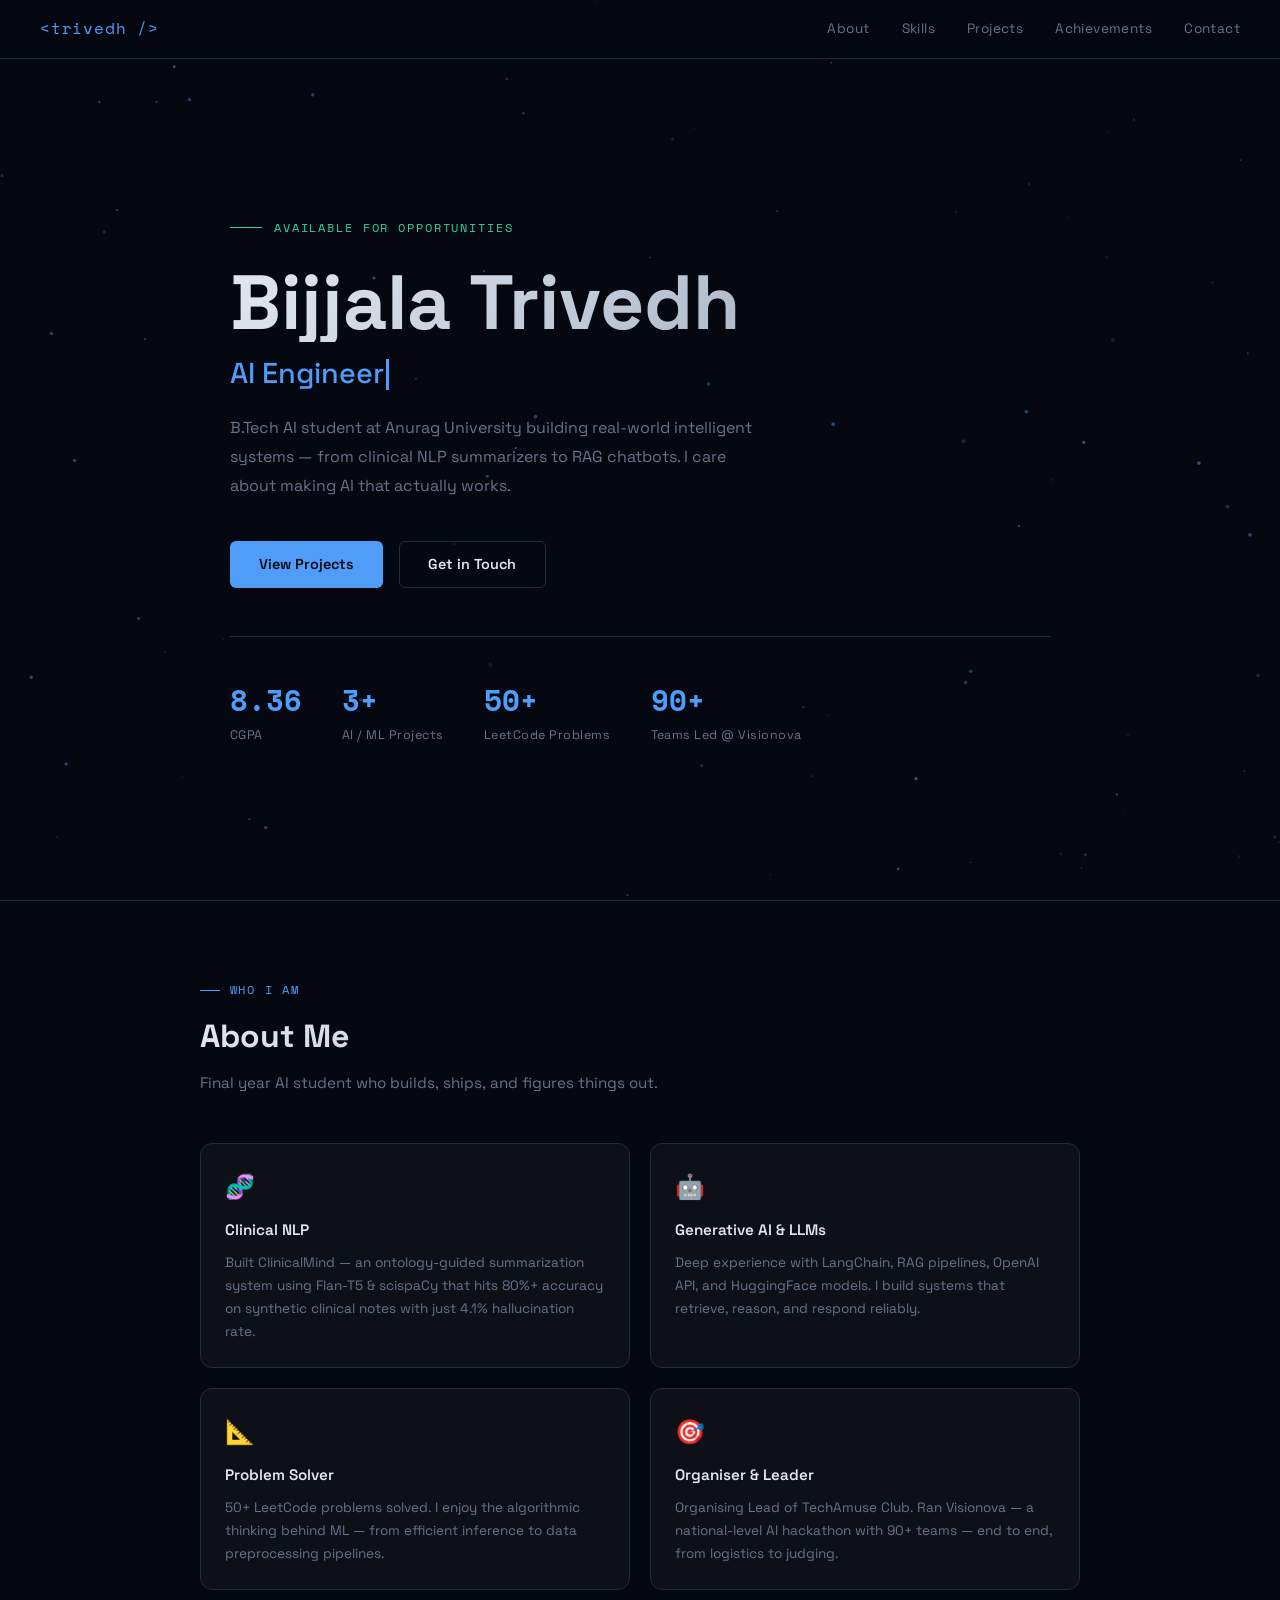
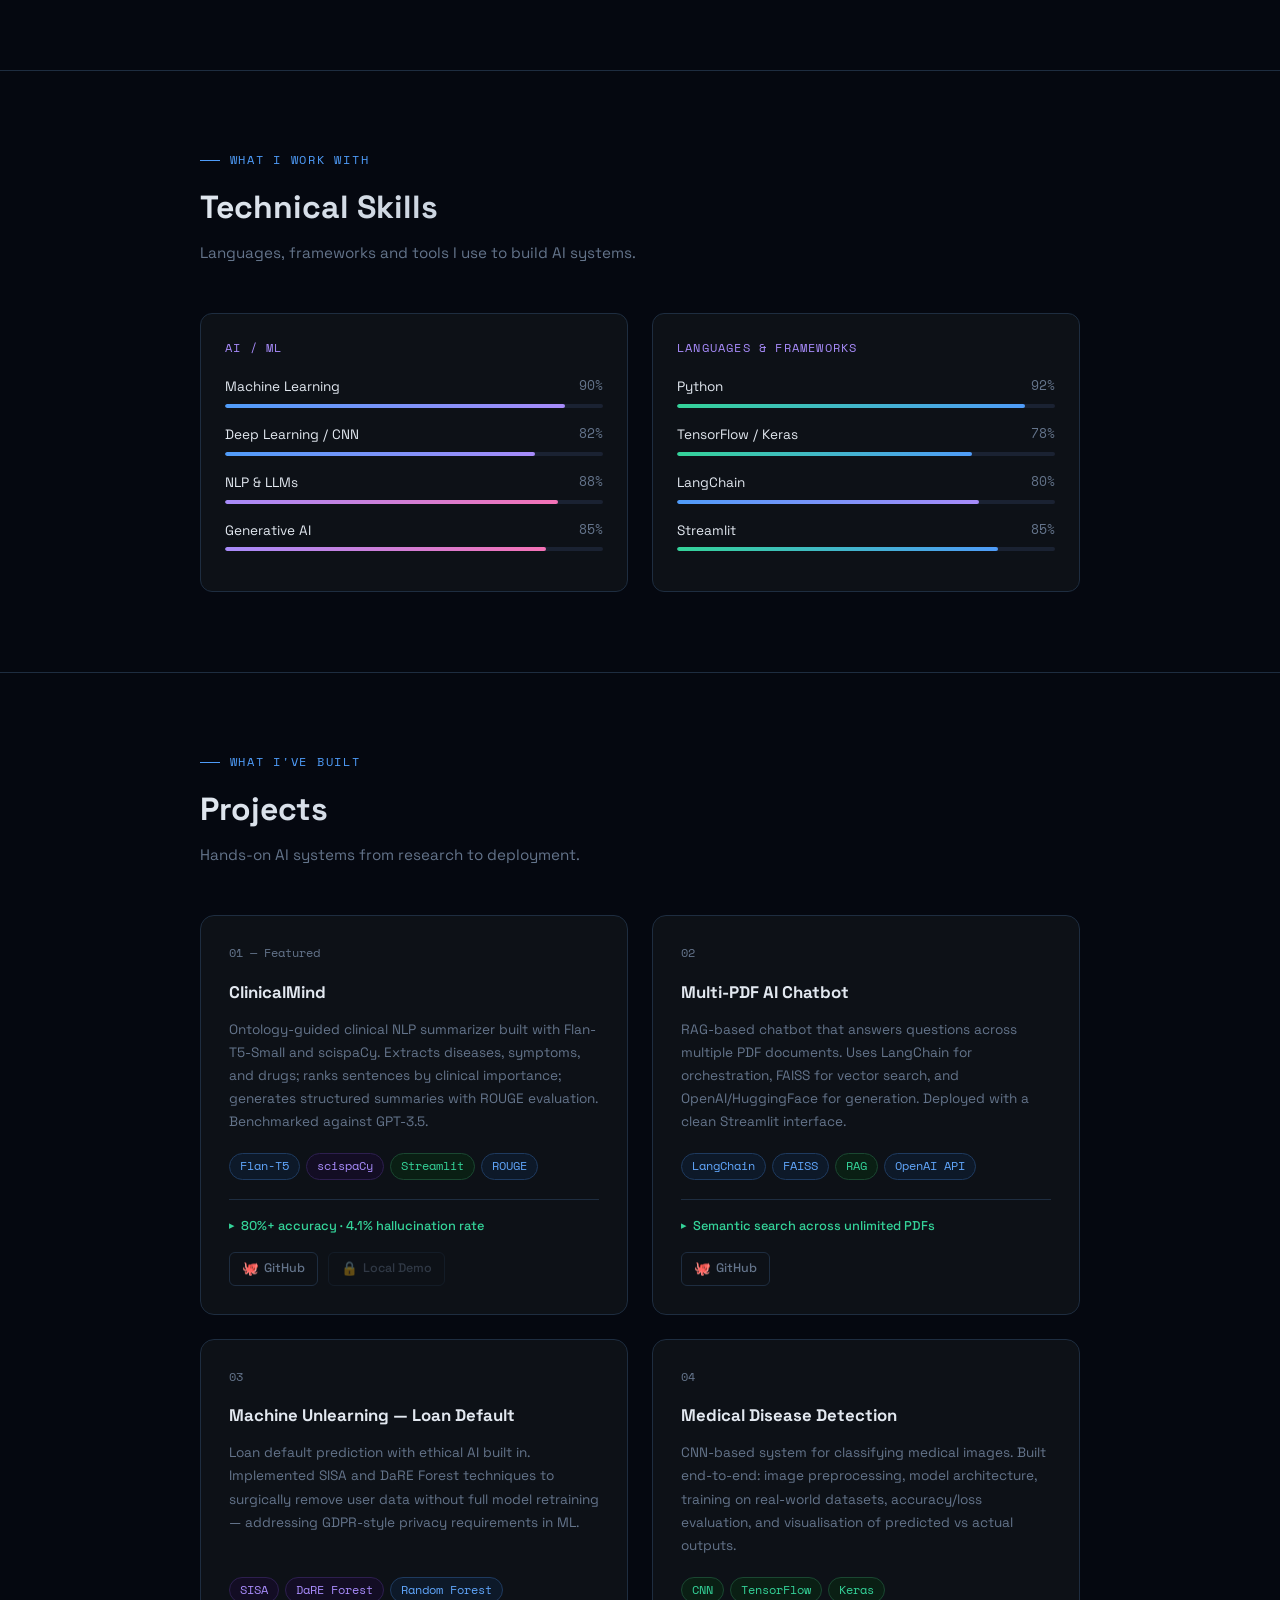
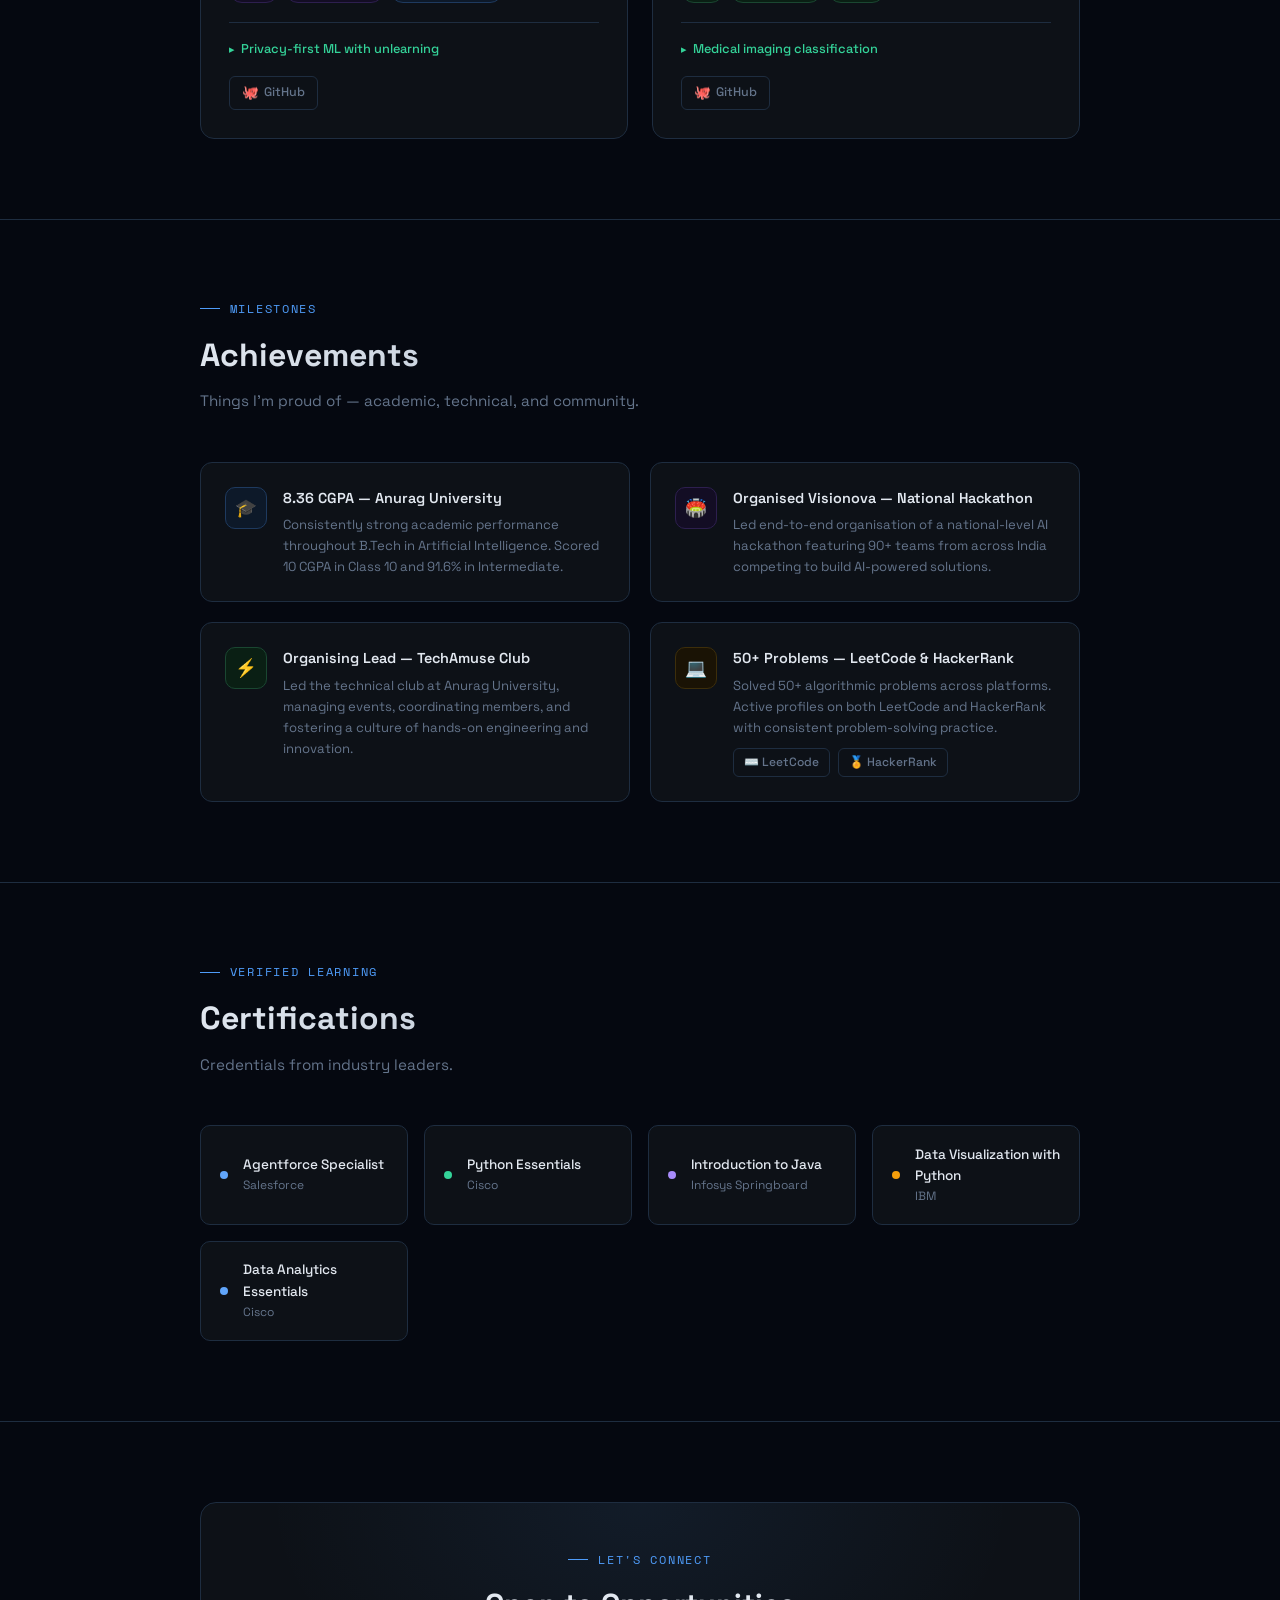
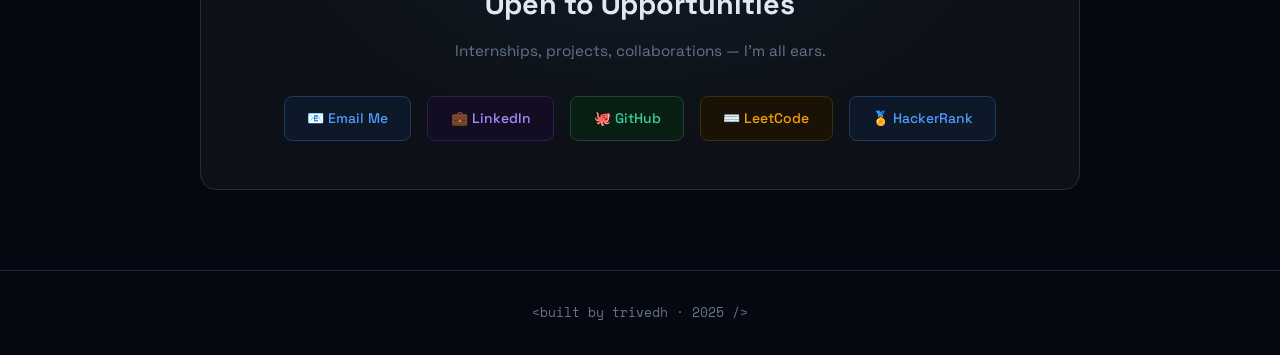
<file: index.html>
<!DOCTYPE html>
<html lang="en">
<head>
<meta charset="UTF-8">
<meta name="viewport" content="width=device-width, initial-scale=1.0">
<title>Bijjala Trivedh — AI Engineer</title>
<link href="https://fonts.googleapis.com/css2?family=Space+Grotesk:wght@300;400;500;600;700&family=Space+Mono:wght@400;700&display=swap" rel="stylesheet">
<style>
*{margin:0;padding:0;box-sizing:border-box}
:root{
  --bg:#050810;--surface:#0d1117;--surface2:#111827;
  --border:#1e2d40;--accent:#4f9cf9;--accent2:#a78bfa;
  --accent3:#34d399;--text:#e2e8f0;--muted:#64748b;
  --glow:rgba(79,156,249,0.15);
}
html{scroll-behavior:smooth}
body{font-family:'Space Grotesk',sans-serif;background:var(--bg);color:var(--text);overflow-x:hidden;line-height:1.6}
canvas#particles{position:fixed;top:0;left:0;width:100%;height:100%;z-index:0;pointer-events:none}
section,header,footer,nav{position:relative;z-index:1}

nav{
  position:fixed;top:0;left:0;right:0;z-index:100;
  display:flex;align-items:center;justify-content:space-between;
  padding:1rem 2.5rem;
  background:rgba(5,8,16,0.85);backdrop-filter:blur(12px);
  border-bottom:1px solid var(--border);
}
.nav-logo{font-family:'Space Mono',monospace;font-size:1rem;color:var(--accent);letter-spacing:0.05em;text-decoration:none}
.nav-links{display:flex;gap:2rem}
.nav-links a{color:var(--muted);font-size:0.85rem;text-decoration:none;transition:color 0.2s;letter-spacing:0.03em}
.nav-links a:hover{color:var(--accent)}

#hero{
  min-height:100vh;display:flex;flex-direction:column;
  justify-content:center;padding:8rem 2.5rem 4rem;
  max-width:900px;margin:0 auto;
}
.hero-eyebrow{
  font-family:'Space Mono',monospace;font-size:0.78rem;color:var(--accent3);
  letter-spacing:0.15em;text-transform:uppercase;margin-bottom:1.5rem;
  display:flex;align-items:center;gap:0.75rem;
}
.hero-eyebrow::before{content:'';width:32px;height:1px;background:var(--accent3)}
.hero-name{
  font-size:clamp(2.8rem,6vw,5rem);font-weight:700;line-height:1.05;margin-bottom:0.5rem;
  background:linear-gradient(135deg,#e2e8f0 0%,#94a3b8 100%);
  -webkit-background-clip:text;-webkit-text-fill-color:transparent;background-clip:text;
}
.hero-role{font-size:clamp(1.2rem,3vw,1.8rem);font-weight:500;margin-bottom:1.5rem;height:2.5rem;overflow:hidden}
.typed-text{color:var(--accent)}
.cursor{display:inline-block;width:3px;height:1.2em;background:var(--accent);margin-left:2px;animation:blink 1s step-end infinite;vertical-align:middle}
@keyframes blink{0%,100%{opacity:1}50%{opacity:0}}
.hero-bio{color:var(--muted);font-size:1rem;max-width:540px;line-height:1.8;margin-bottom:2.5rem}
.hero-btns{display:flex;gap:1rem;flex-wrap:wrap}
.btn{
  padding:0.7rem 1.8rem;border-radius:6px;font-size:0.9rem;font-weight:600;
  cursor:pointer;text-decoration:none;transition:all 0.2s;
  display:inline-flex;align-items:center;gap:0.5rem;font-family:'Space Grotesk',sans-serif;
}
.btn-primary{background:var(--accent);color:#050810;border:none}
.btn-primary:hover{background:#6aabff;transform:translateY(-1px)}
.btn-outline{background:transparent;color:var(--text);border:1px solid var(--border)}
.btn-outline:hover{border-color:var(--accent);color:var(--accent)}
.hero-stats{
  display:flex;gap:2.5rem;margin-top:3rem;padding-top:2.5rem;
  border-top:1px solid var(--border);flex-wrap:wrap;
}
.stat-val{font-family:'Space Mono',monospace;font-size:1.8rem;font-weight:700;color:var(--accent)}
.stat-lbl{font-size:0.78rem;color:var(--muted);margin-top:0.2rem;letter-spacing:0.04em}

.section{padding:5rem 2.5rem;max-width:960px;margin:0 auto}
.section-tag{
  font-family:'Space Mono',monospace;font-size:0.72rem;color:var(--accent);
  letter-spacing:0.15em;text-transform:uppercase;margin-bottom:0.75rem;
  display:flex;align-items:center;gap:0.6rem;
}
.section-tag::before{content:'';width:20px;height:1px;background:var(--accent)}
.section-title{
  font-size:2rem;font-weight:700;margin-bottom:0.5rem;
  background:linear-gradient(135deg,#e2e8f0,#94a3b8);
  -webkit-background-clip:text;-webkit-text-fill-color:transparent;background-clip:text;
}
.section-sub{color:var(--muted);font-size:0.95rem;margin-bottom:3rem}

.about-grid{display:grid;grid-template-columns:1fr 1fr;gap:1.25rem}
.about-card{
  background:var(--surface);border:1px solid var(--border);border-radius:12px;padding:1.5rem;
  transition:border-color 0.3s,transform 0.3s;
}
.about-card:hover{border-color:var(--accent);transform:translateY(-3px)}
.about-card-icon{font-size:1.5rem;margin-bottom:0.75rem}
.about-card-title{font-weight:600;margin-bottom:0.5rem;font-size:0.95rem}
.about-card-body{color:var(--muted);font-size:0.85rem;line-height:1.7}

.skills-grid{display:grid;grid-template-columns:1fr 1fr;gap:1.5rem}
.skill-group{background:var(--surface);border:1px solid var(--border);border-radius:12px;padding:1.5rem}
.skill-group-title{font-family:'Space Mono',monospace;font-size:0.75rem;color:var(--accent2);letter-spacing:0.1em;text-transform:uppercase;margin-bottom:1.2rem}
.skill-item{margin-bottom:1rem}
.skill-header{display:flex;justify-content:space-between;margin-bottom:6px}
.skill-name{font-size:0.85rem;color:var(--text)}
.skill-pct{font-family:'Space Mono',monospace;font-size:0.8rem;color:var(--muted)}
.skill-bar-bg{background:#1a2232;border-radius:3px;height:4px;overflow:hidden}
.skill-bar-fill{height:100%;border-radius:3px;width:0;transition:width 1.2s cubic-bezier(0.4,0,0.2,1)}
.bar-blue{background:linear-gradient(90deg,var(--accent),var(--accent2))}
.bar-green{background:linear-gradient(90deg,var(--accent3),var(--accent))}
.bar-purple{background:linear-gradient(90deg,var(--accent2),#f472b6)}

.projects-grid{display:grid;grid-template-columns:repeat(auto-fit,minmax(280px,1fr));gap:1.5rem}
.project-card{
  background:var(--surface);border:1px solid var(--border);border-radius:14px;padding:1.75rem;
  transition:all 0.3s;position:relative;overflow:hidden;display:flex;flex-direction:column;
}
.project-card::before{
  content:'';position:absolute;inset:0;
  background:radial-gradient(circle at top left,var(--glow),transparent 60%);
  opacity:0;transition:opacity 0.4s;
}
.project-card:hover::before{opacity:1}
.project-card:hover{border-color:var(--accent);transform:translateY(-5px)}
.project-num{font-family:'Space Mono',monospace;font-size:0.72rem;color:var(--muted);margin-bottom:1rem}
.project-title{font-size:1.05rem;font-weight:700;margin-bottom:0.75rem;color:var(--text)}
.project-desc{color:var(--muted);font-size:0.85rem;line-height:1.7;margin-bottom:1.25rem;flex:1}
.project-tags{display:flex;flex-wrap:wrap;gap:6px;margin-bottom:1.2rem}
.tag{background:#0d1929;border:1px solid #1e3a5f;color:#60a5fa;font-size:0.72rem;font-weight:500;padding:3px 10px;border-radius:20px;font-family:'Space Mono',monospace}
.tag.green{background:#0a1f14;border-color:#1a4731;color:var(--accent3)}
.tag.purple{background:#130d24;border-color:#2d1f4f;color:#a78bfa}
.project-highlight{font-size:0.8rem;color:var(--accent3);font-weight:500;display:flex;align-items:center;gap:6px;padding-top:1rem;border-top:1px solid var(--border)}
.project-highlight::before{content:'▸';font-size:0.7rem}
.project-links{display:flex;gap:0.6rem;margin-top:1rem;flex-wrap:wrap}
.proj-link{
  display:inline-flex;align-items:center;gap:5px;padding:5px 12px;
  border-radius:6px;font-size:0.78rem;font-weight:500;text-decoration:none;
  transition:all 0.2s;border:1px solid var(--border);color:var(--muted);
  background:transparent;cursor:pointer;
}
.proj-link:hover{border-color:var(--accent);color:var(--accent)}
.proj-link.disabled{opacity:0.4;cursor:not-allowed;pointer-events:none}
.proj-link-icon{font-size:0.85rem}

.ach-grid{display:grid;grid-template-columns:1fr 1fr;gap:1.25rem}
.ach-card{
  background:var(--surface);border:1px solid var(--border);border-radius:12px;padding:1.5rem;
  display:flex;gap:1rem;align-items:flex-start;transition:all 0.3s;
}
.ach-card:hover{border-color:var(--accent2);transform:translateY(-2px)}
.ach-icon{width:42px;height:42px;border-radius:10px;display:flex;align-items:center;justify-content:center;font-size:1.1rem;flex-shrink:0}
.ach-icon.blue{background:#0d1929;border:1px solid #1e3a5f}
.ach-icon.purple{background:#130d24;border:1px solid #2d1f4f}
.ach-icon.green{background:#0a1f14;border:1px solid #1a4731}
.ach-icon.amber{background:#1a1305;border:1px solid #3d2e0a}
.ach-title{font-weight:600;font-size:0.9rem;margin-bottom:0.3rem}
.ach-desc{color:var(--muted);font-size:0.82rem;line-height:1.6}

.certs-list{display:grid;grid-template-columns:repeat(auto-fit,minmax(200px,1fr));gap:1rem}
.cert-card{
  background:var(--surface);border:1px solid var(--border);border-radius:10px;padding:1.1rem 1.2rem;
  display:flex;align-items:center;gap:0.9rem;transition:all 0.25s;
}
.cert-card:hover{border-color:var(--accent3);transform:translateY(-2px)}
.cert-dot{width:8px;height:8px;border-radius:50%;background:var(--accent3);flex-shrink:0}
.cert-name{font-size:0.85rem;font-weight:500}
.cert-org{font-size:0.75rem;color:var(--muted)}

.contact-wrap{
  background:var(--surface);border:1px solid var(--border);border-radius:16px;padding:3rem;
  text-align:center;position:relative;overflow:hidden;
}
.contact-wrap::before{
  content:'';position:absolute;inset:0;
  background:radial-gradient(ellipse at 50% 0%,rgba(79,156,249,0.08),transparent 60%);
}
.contact-title{font-size:1.8rem;font-weight:700;margin-bottom:0.75rem;position:relative}
.contact-sub{color:var(--muted);margin-bottom:2rem;font-size:0.95rem;position:relative}
.contact-links{display:flex;justify-content:center;gap:1rem;flex-wrap:wrap;position:relative}
.contact-link{
  display:flex;align-items:center;gap:0.5rem;
  background:#0d1929;border:1px solid #1e3a5f;color:var(--accent);
  padding:0.65rem 1.4rem;border-radius:8px;text-decoration:none;
  font-size:0.87rem;font-weight:500;transition:all 0.2s;
}
.contact-link:hover{background:#1e3a5f;transform:translateY(-2px)}
.contact-link.purple{background:#130d24;border-color:#2d1f4f;color:#a78bfa}
.contact-link.purple:hover{background:#2d1f4f}
.contact-link.green{background:#0a1f14;border-color:#1a4731;color:var(--accent3)}
.contact-link.green:hover{background:#1a4731}
.contact-link.amber{background:#1a1305;border-color:#3d2e0a;color:#f59e0b}
.contact-link.amber:hover{background:#3d2e0a}

footer{text-align:center;padding:2rem;border-top:1px solid var(--border);color:var(--muted);font-size:0.8rem;font-family:'Space Mono',monospace}
.divider{width:100%;height:1px;background:var(--border)}
.reveal{opacity:0;transform:translateY(24px);transition:opacity 0.7s,transform 0.7s}
.reveal.visible{opacity:1;transform:none}
</style>
</head>
<body>

<canvas id="particles"></canvas>

<nav>
  <a class="nav-logo" href="#hero">&lt;trivedh /&gt;</a>
  <div class="nav-links">
    <a href="#about">About</a>
    <a href="#skills">Skills</a>
    <a href="#projects">Projects</a>
    <a href="#achievements">Achievements</a>
    <a href="#contact">Contact</a>
  </div>
</nav>

<section id="hero">
  <div class="hero-eyebrow">Available for opportunities</div>
  <div class="hero-name">Bijjala Trivedh</div>
  <div class="hero-role"><span class="typed-text" id="typed"></span><span class="cursor"></span></div>
  <p class="hero-bio">B.Tech AI student at Anurag University building real-world intelligent systems — from clinical NLP summarizers to RAG chatbots. I care about making AI that actually works.</p>
  <div class="hero-btns">
    <a href="#projects" class="btn btn-primary">View Projects</a>
    <a href="mailto:trivedhbijjala@gmail.com" class="btn btn-outline">Get in Touch</a>
  </div>
  <div class="hero-stats">
    <div class="stat-item"><div class="stat-val">8.36</div><div class="stat-lbl">CGPA</div></div>
    <div class="stat-item"><div class="stat-val">3+</div><div class="stat-lbl">AI / ML Projects</div></div>
    <div class="stat-item"><div class="stat-val">50+</div><div class="stat-lbl">LeetCode Problems</div></div>
    <div class="stat-item"><div class="stat-val">90+</div><div class="stat-lbl">Teams Led @ Visionova</div></div>
  </div>
</section>

<div class="divider"></div>

<section id="about" class="section reveal">
  <div class="section-tag">Who I am</div>
  <div class="section-title">About Me</div>
  <p class="section-sub">Final year AI student who builds, ships, and figures things out.</p>
  <div class="about-grid">
    <div class="about-card">
      <div class="about-card-icon">🧬</div>
      <div class="about-card-title">Clinical NLP</div>
      <div class="about-card-body">Built ClinicalMind — an ontology-guided summarization system using Flan-T5 & scispaCy that hits 80%+ accuracy on synthetic clinical notes with just 4.1% hallucination rate.</div>
    </div>
    <div class="about-card">
      <div class="about-card-icon">🤖</div>
      <div class="about-card-title">Generative AI & LLMs</div>
      <div class="about-card-body">Deep experience with LangChain, RAG pipelines, OpenAI API, and HuggingFace models. I build systems that retrieve, reason, and respond reliably.</div>
    </div>
    <div class="about-card">
      <div class="about-card-icon">📐</div>
      <div class="about-card-title">Problem Solver</div>
      <div class="about-card-body">50+ LeetCode problems solved. I enjoy the algorithmic thinking behind ML — from efficient inference to data preprocessing pipelines.</div>
    </div>
    <div class="about-card">
      <div class="about-card-icon">🎯</div>
      <div class="about-card-title">Organiser & Leader</div>
      <div class="about-card-body">Organising Lead of TechAmuse Club. Ran Visionova — a national-level AI hackathon with 90+ teams — end to end, from logistics to judging.</div>
    </div>
  </div>
</section>

<div class="divider"></div>

<section id="skills" class="section reveal">
  <div class="section-tag">What I work with</div>
  <div class="section-title">Technical Skills</div>
  <p class="section-sub">Languages, frameworks and tools I use to build AI systems.</p>
  <div class="skills-grid">
    <div class="skill-group">
      <div class="skill-group-title">AI / ML</div>
      <div class="skill-item"><div class="skill-header"><span class="skill-name">Machine Learning</span><span class="skill-pct">90%</span></div><div class="skill-bar-bg"><div class="skill-bar-fill bar-blue" data-w="90"></div></div></div>
      <div class="skill-item"><div class="skill-header"><span class="skill-name">Deep Learning / CNN</span><span class="skill-pct">82%</span></div><div class="skill-bar-bg"><div class="skill-bar-fill bar-blue" data-w="82"></div></div></div>
      <div class="skill-item"><div class="skill-header"><span class="skill-name">NLP & LLMs</span><span class="skill-pct">88%</span></div><div class="skill-bar-bg"><div class="skill-bar-fill bar-purple" data-w="88"></div></div></div>
      <div class="skill-item"><div class="skill-header"><span class="skill-name">Generative AI</span><span class="skill-pct">85%</span></div><div class="skill-bar-bg"><div class="skill-bar-fill bar-purple" data-w="85"></div></div></div>
    </div>
    <div class="skill-group">
      <div class="skill-group-title">Languages & Frameworks</div>
      <div class="skill-item"><div class="skill-header"><span class="skill-name">Python</span><span class="skill-pct">92%</span></div><div class="skill-bar-bg"><div class="skill-bar-fill bar-green" data-w="92"></div></div></div>
      <div class="skill-item"><div class="skill-header"><span class="skill-name">TensorFlow / Keras</span><span class="skill-pct">78%</span></div><div class="skill-bar-bg"><div class="skill-bar-fill bar-green" data-w="78"></div></div></div>
      <div class="skill-item"><div class="skill-header"><span class="skill-name">LangChain</span><span class="skill-pct">80%</span></div><div class="skill-bar-bg"><div class="skill-bar-fill bar-blue" data-w="80"></div></div></div>
      <div class="skill-item"><div class="skill-header"><span class="skill-name">Streamlit</span><span class="skill-pct">85%</span></div><div class="skill-bar-bg"><div class="skill-bar-fill bar-green" data-w="85"></div></div></div>
    </div>
  </div>
</section>

<div class="divider"></div>

<section id="projects" class="section reveal">
  <div class="section-tag">What I've built</div>
  <div class="section-title">Projects</div>
  <p class="section-sub">Hands-on AI systems from research to deployment.</p>
  <div class="projects-grid">

    <div class="project-card">
      <div class="project-num">01 — Featured</div>
      <div class="project-title">ClinicalMind</div>
      <div class="project-desc">Ontology-guided clinical NLP summarizer built with Flan-T5-Small and scispaCy. Extracts diseases, symptoms, and drugs; ranks sentences by clinical importance; generates structured summaries with ROUGE evaluation. Benchmarked against GPT-3.5.</div>
      <div class="project-tags">
        <span class="tag">Flan-T5</span>
        <span class="tag purple">scispaCy</span>
        <span class="tag green">Streamlit</span>
        <span class="tag">ROUGE</span>
      </div>
      <div class="project-highlight">80%+ accuracy · 4.1% hallucination rate</div>
      <div class="project-links">
        <a href="https://github.com/Trivedh12" target="_blank" class="proj-link">
          <span class="proj-link-icon">🐙</span> GitHub
        </a>
        <span class="proj-link disabled" title="Runs locally — not deployed">
          <span class="proj-link-icon">🔒</span> Local Demo
        </span>
      </div>
    </div>

    <div class="project-card">
      <div class="project-num">02</div>
      <div class="project-title">Multi-PDF AI Chatbot</div>
      <div class="project-desc">RAG-based chatbot that answers questions across multiple PDF documents. Uses LangChain for orchestration, FAISS for vector search, and OpenAI/HuggingFace for generation. Deployed with a clean Streamlit interface.</div>
      <div class="project-tags">
        <span class="tag">LangChain</span>
        <span class="tag">FAISS</span>
        <span class="tag green">RAG</span>
        <span class="tag">OpenAI API</span>
      </div>
      <div class="project-highlight">Semantic search across unlimited PDFs</div>
      <div class="project-links">
        <a href="https://github.com/Trivedh12" target="_blank" class="proj-link">
          <span class="proj-link-icon">🐙</span> GitHub
        </a>
      </div>
    </div>

    <div class="project-card">
      <div class="project-num">03</div>
      <div class="project-title">Machine Unlearning — Loan Default</div>
      <div class="project-desc">Loan default prediction with ethical AI built in. Implemented SISA and DaRE Forest techniques to surgically remove user data without full model retraining — addressing GDPR-style privacy requirements in ML.</div>
      <div class="project-tags">
        <span class="tag purple">SISA</span>
        <span class="tag purple">DaRE Forest</span>
        <span class="tag">Random Forest</span>
      </div>
      <div class="project-highlight">Privacy-first ML with unlearning</div>
      <div class="project-links">
        <a href="https://github.com/Trivedh12" target="_blank" class="proj-link">
          <span class="proj-link-icon">🐙</span> GitHub
        </a>
      </div>
    </div>

    <div class="project-card">
      <div class="project-num">04</div>
      <div class="project-title">Medical Disease Detection</div>
      <div class="project-desc">CNN-based system for classifying medical images. Built end-to-end: image preprocessing, model architecture, training on real-world datasets, accuracy/loss evaluation, and visualisation of predicted vs actual outputs.</div>
      <div class="project-tags">
        <span class="tag green">CNN</span>
        <span class="tag green">TensorFlow</span>
        <span class="tag green">Keras</span>
      </div>
      <div class="project-highlight">Medical imaging classification</div>
      <div class="project-links">
        <a href="https://github.com/Trivedh12" target="_blank" class="proj-link">
          <span class="proj-link-icon">🐙</span> GitHub
        </a>
      </div>
    </div>

  </div>
</section>

<div class="divider"></div>

<section id="achievements" class="section reveal">
  <div class="section-tag">Milestones</div>
  <div class="section-title">Achievements</div>
  <p class="section-sub">Things I'm proud of — academic, technical, and community.</p>
  <div class="ach-grid">
    <div class="ach-card">
      <div class="ach-icon blue">🎓</div>
      <div class="ach-body">
        <div class="ach-title">8.36 CGPA — Anurag University</div>
        <div class="ach-desc">Consistently strong academic performance throughout B.Tech in Artificial Intelligence. Scored 10 CGPA in Class 10 and 91.6% in Intermediate.</div>
      </div>
    </div>
    <div class="ach-card">
      <div class="ach-icon purple">🏟️</div>
      <div class="ach-body">
        <div class="ach-title">Organised Visionova — National Hackathon</div>
        <div class="ach-desc">Led end-to-end organisation of a national-level AI hackathon featuring 90+ teams from across India competing to build AI-powered solutions.</div>
      </div>
    </div>
    <div class="ach-card">
      <div class="ach-icon green">⚡</div>
      <div class="ach-body">
        <div class="ach-title">Organising Lead — TechAmuse Club</div>
        <div class="ach-desc">Led the technical club at Anurag University, managing events, coordinating members, and fostering a culture of hands-on engineering and innovation.</div>
      </div>
    </div>
    <div class="ach-card">
      <div class="ach-icon amber">💻</div>
      <div class="ach-body">
        <div class="ach-title">50+ Problems — LeetCode & HackerRank</div>
        <div class="ach-desc">Solved 50+ algorithmic problems across platforms. Active profiles on both LeetCode and HackerRank with consistent problem-solving practice.</div>
        <div style="display:flex;gap:0.5rem;margin-top:0.6rem;flex-wrap:wrap">
          <a href="https://leetcode.com/u/Trivedh_bijjala/" target="_blank" class="proj-link" style="font-size:0.75rem;padding:4px 10px">⌨️ LeetCode</a>
          <a href="https://www.hackerrank.com/profile/22eg106a07" target="_blank" class="proj-link" style="font-size:0.75rem;padding:4px 10px">🏅 HackerRank</a>
        </div>
      </div>
    </div>
  </div>
</section>

<div class="divider"></div>

<section id="certifications" class="section reveal">
  <div class="section-tag">Verified learning</div>
  <div class="section-title">Certifications</div>
  <p class="section-sub">Credentials from industry leaders.</p>
  <div class="certs-list">
    <div class="cert-card"><div class="cert-dot" style="background:#60a5fa"></div><div><div class="cert-name">Agentforce Specialist</div><div class="cert-org">Salesforce</div></div></div>
    <div class="cert-card"><div class="cert-dot"></div><div><div class="cert-name">Python Essentials</div><div class="cert-org">Cisco</div></div></div>
    <div class="cert-card"><div class="cert-dot" style="background:#a78bfa"></div><div><div class="cert-name">Introduction to Java</div><div class="cert-org">Infosys Springboard</div></div></div>
    <div class="cert-card"><div class="cert-dot" style="background:#f59e0b"></div><div><div class="cert-name">Data Visualization with Python</div><div class="cert-org">IBM</div></div></div>
    <div class="cert-card"><div class="cert-dot" style="background:#60a5fa"></div><div><div class="cert-name">Data Analytics Essentials</div><div class="cert-org">Cisco</div></div></div>
  </div>
</section>

<div class="divider"></div>

<section id="contact" class="section reveal">
  <div class="contact-wrap">
    <div class="section-tag" style="justify-content:center">Let's connect</div>
    <div class="contact-title">Open to Opportunities</div>
    <div class="contact-sub">Internships, projects, collaborations — I'm all ears.</div>
    <div class="contact-links">
      <a href="mailto:trivedhbijjala@gmail.com" class="contact-link">📧 Email Me</a>
      <a href="https://www.linkedin.com/in/trivedh-bijjala/" target="_blank" class="contact-link purple">💼 LinkedIn</a>
      <a href="https://github.com/Trivedh12" target="_blank" class="contact-link green">🐙 GitHub</a>
      <a href="https://leetcode.com/u/Trivedh_bijjala/" target="_blank" class="contact-link amber">⌨️ LeetCode</a>
      <a href="https://www.hackerrank.com/profile/22eg106a07" target="_blank" class="contact-link">🏅 HackerRank</a>
    </div>
  </div>
</section>

<footer>&lt;built by trivedh · 2025 /&gt;</footer>

<script>
const canvas=document.getElementById('particles');
const ctx=canvas.getContext('2d');
let W,H,particles=[];
function resize(){W=canvas.width=window.innerWidth;H=canvas.height=window.innerHeight}
resize();window.addEventListener('resize',resize);
function createParticle(){return{x:Math.random()*W,y:Math.random()*H,vx:(Math.random()-0.5)*0.3,vy:(Math.random()-0.5)*0.3,size:Math.random()*1.5+0.5,alpha:Math.random()*0.4+0.1,color:Math.random()>0.5?'79,156,249':'167,139,250'}}
for(let i=0;i<90;i++)particles.push(createParticle());
function drawParticles(){
  ctx.clearRect(0,0,W,H);
  particles.forEach(p=>{
    ctx.beginPath();ctx.arc(p.x,p.y,p.size,0,Math.PI*2);
    ctx.fillStyle=`rgba(${p.color},${p.alpha})`;ctx.fill();
    p.x+=p.vx;p.y+=p.vy;
    if(p.x<0||p.x>W)p.vx*=-1;if(p.y<0||p.y>H)p.vy*=-1;
  });
  particles.forEach((p,i)=>{
    particles.slice(i+1).forEach(q=>{
      const dx=p.x-q.x,dy=p.y-q.y,d=Math.sqrt(dx*dx+dy*dy);
      if(d<120){ctx.beginPath();ctx.strokeStyle=`rgba(79,156,249,${0.08*(1-d/120)})`;ctx.lineWidth=0.5;ctx.moveTo(p.x,p.y);ctx.lineTo(q.x,q.y);ctx.stroke()}
    });
  });
  requestAnimationFrame(drawParticles);
}
drawParticles();

const phrases=['AI Engineer','NLP Enthusiast','ML Builder','Problem Solver'];
let pi=0,ci=0,deleting=false;
const el=document.getElementById('typed');
function type(){
  const phrase=phrases[pi];
  if(!deleting){
    if(ci<=phrase.length){el.textContent=phrase.slice(0,ci++);setTimeout(type,ci>phrase.length?1500:80)}
    else{deleting=true;setTimeout(type,1500)}
  } else {
    if(ci>=0){el.textContent=phrase.slice(0,ci--);setTimeout(type,50)}
    else{deleting=false;pi=(pi+1)%phrases.length;setTimeout(type,200)}
  }
}
type();

const reveals=document.querySelectorAll('.reveal');
const io=new IntersectionObserver(entries=>{
  entries.forEach(e=>{
    if(e.isIntersecting){
      e.target.classList.add('visible');
      e.target.querySelectorAll('.skill-bar-fill').forEach(b=>setTimeout(()=>{b.style.width=b.dataset.w+'%'},200));
    }
  });
},{threshold:0.15});
reveals.forEach(r=>io.observe(r));

document.querySelectorAll('a[href^="#"]').forEach(a=>{
  a.addEventListener('click',e=>{
    e.preventDefault();
    const t=document.querySelector(a.getAttribute('href'));
    if(t)t.scrollIntoView({behavior:'smooth'});
  });
});
</script>
</body>
</html>
</file>
